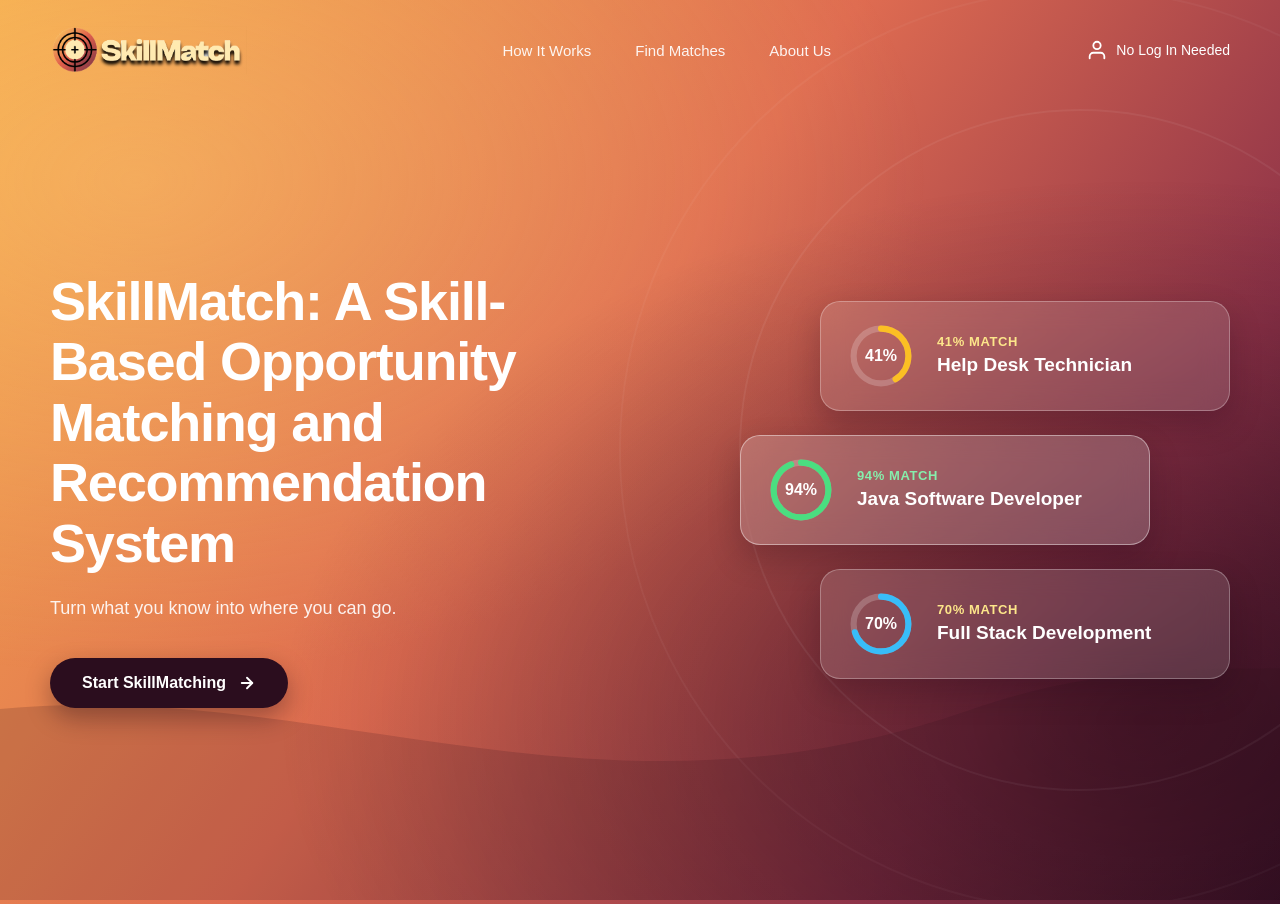
<file: SkillMatch/target/classes/web/index.html>
<!DOCTYPE html>
<html lang="en">
<head>
  <meta charset="UTF-8" />
  <meta name="viewport" content="width=device-width, initial-scale=1.0" />
  <title>SkillMatch</title>
  <link rel="icon" type="image/png" href="images/logo.png" />
  <link rel="stylesheet" href="style.css" />
</head>
<body>

  <!-- Background Vector Graphics -->
  <svg class="bg-graphics" aria-hidden="true" viewBox="0 0 1440 900" preserveAspectRatio="xMidYMid slice">
    <defs>
      <radialGradient id="glow1" cx="15%" cy="20%" r="55%">
        <stop offset="0%" stop-color="#FFD17A" stop-opacity="0.35" />
        <stop offset="100%" stop-color="#FFD17A" stop-opacity="0" />
      </radialGradient>
      <radialGradient id="glow2" cx="85%" cy="80%" r="60%">
        <stop offset="0%" stop-color="#220716" stop-opacity="0.55" />
        <stop offset="100%" stop-color="#220716" stop-opacity="0" />
      </radialGradient>
    </defs>
    <rect width="1440" height="900" fill="url(#glow1)" />
    <rect width="1440" height="900" fill="url(#glow2)" />
    <circle cx="1160" cy="450" r="340" fill="none" stroke="rgba(255,255,255,0.06)" stroke-width="2" />
    <circle cx="1160" cy="450" r="460" fill="none" stroke="rgba(255,255,255,0.04)" stroke-width="2" />
    <path d="M-80,740 C320,620 620,860 1050,710 C1250,640 1380,690 1520,650 L1520,920 L-80,920 Z" fill="rgba(43, 13, 30, 0.16)" />
  </svg>

  <!-- Header -->
  <header>
    <a href="index.html" class="brand">
      <div class="logo-wrap">
        <img src="images/logo-with-name.png" alt="SkillMatch">
      </div>
    </a>

    <nav>
      <a href="how-it-works.html">How It Works</a>
      <a href="upload.html">Find Matches</a>
      <a href="about-us.html">About Us</a>
    </nav>

    <div class="login-status">
      <svg viewBox="0 0 24 24" fill="none" stroke="currentColor" stroke-width="2" stroke-linecap="round" stroke-linejoin="round">
        <path d="M20 21v-2a4 4 0 0 0-4-4H8a4 4 0 0 0-4 4v2"></path>
        <circle cx="12" cy="7" r="4"></circle>
      </svg>
      <span>No Log In Needed</span>
    </div>
  </header>

  <!-- Main Hero Content -->
  <main class="hero">
    <div class="hero-left">
      <h1>
        SkillMatch: A Skill-<br />
        Based Opportunity<br />
        Matching and<br />
        Recommendation<br />
        System
      </h1>
      <p>Turn what you know into where you can go.</p>
      <a href="upload.html" class="cta-btn">
        Start SkillMatching
        <svg width="18" height="18" viewBox="0 0 24 24" fill="none" stroke="currentColor" stroke-width="2.5" stroke-linecap="round" stroke-linejoin="round">
          <line x1="5" y1="12" x2="19" y2="12"></line>
          <polyline points="12 5 19 12 12 19"></polyline>
        </svg>
      </a>
    </div>

    <!-- Preview Match Cards -->
    <div class="hero-right">
      <!-- Card 1: 41% Match -->
      <div class="match-card card-top">
        <div class="ring-box">
          <svg viewBox="0 0 72 72">
            <circle class="ring-bg" cx="36" cy="36" r="29"></circle>
            <circle class="ring-fill" cx="36" cy="36" r="29" stroke="#FBBF24" stroke-dasharray="182.2" stroke-dashoffset="107.5"></circle>
          </svg>
          <span class="ring-text">41%</span>
        </div>
        <div class="card-info">
          <span class="match-label">41% Match</span>
          <span class="job-title">Help Desk Technician</span>
        </div>
      </div>

      <!-- Card 2: 94% Match -->
      <div class="match-card card-middle">
        <div class="ring-box">
          <svg viewBox="0 0 72 72">
            <circle class="ring-bg" cx="36" cy="36" r="29"></circle>
            <circle class="ring-fill" cx="36" cy="36" r="29" stroke="#4ADE80" stroke-dasharray="182.2" stroke-dashoffset="10.9"></circle>
          </svg>
          <span class="ring-text">94%</span>
        </div>
        <div class="card-info">
          <span class="match-label">94% Match</span>
          <span class="job-title">Java Software Developer</span>
        </div>
      </div>

      <!-- Card 3: 70% Match -->
      <div class="match-card card-bottom">
        <div class="ring-box">
          <svg viewBox="0 0 72 72">
            <circle class="ring-bg" cx="36" cy="36" r="29"></circle>
            <circle class="ring-fill" cx="36" cy="36" r="29" stroke="#38BDF8" stroke-dasharray="182.2" stroke-dashoffset="54.7"></circle>
          </svg>
          <span class="ring-text">70%</span>
        </div>
        <div class="card-info">
          <span class="match-label">70% Match</span>
          <span class="job-title">Full Stack Development</span>
        </div>
      </div>
    </div>
  </main>


  <script>
    // Removes the white background from the header logo.
    // If the browser blocks canvas access, the original logo is kept.
    window.addEventListener('DOMContentLoaded', () => {
      const img = document.getElementById('headerLogoImg');
      if (!img) return;
      const temp = new Image();
      temp.onload = function () {
        try {
          const canvas = document.createElement('canvas');
          const ctx = canvas.getContext('2d');
          canvas.width = temp.width;
          canvas.height = temp.height;
          ctx.drawImage(temp, 0, 0);
          const imgData = ctx.getImageData(0, 0, canvas.width, canvas.height);
          for (let i = 0; i < imgData.data.length; i += 4) {
            if (imgData.data[i] > 235 && imgData.data[i+1] > 235 && imgData.data[i+2] > 235) {
              imgData.data[i + 3] = 0;
            }
          }
          ctx.putImageData(imgData, 0, 0);
          img.src = canvas.toDataURL('image/png');
        } catch (e) { /* keep original logo */ }
      };
      temp.src = img.src;
    });
  </script>
</body>
</html>
</file>
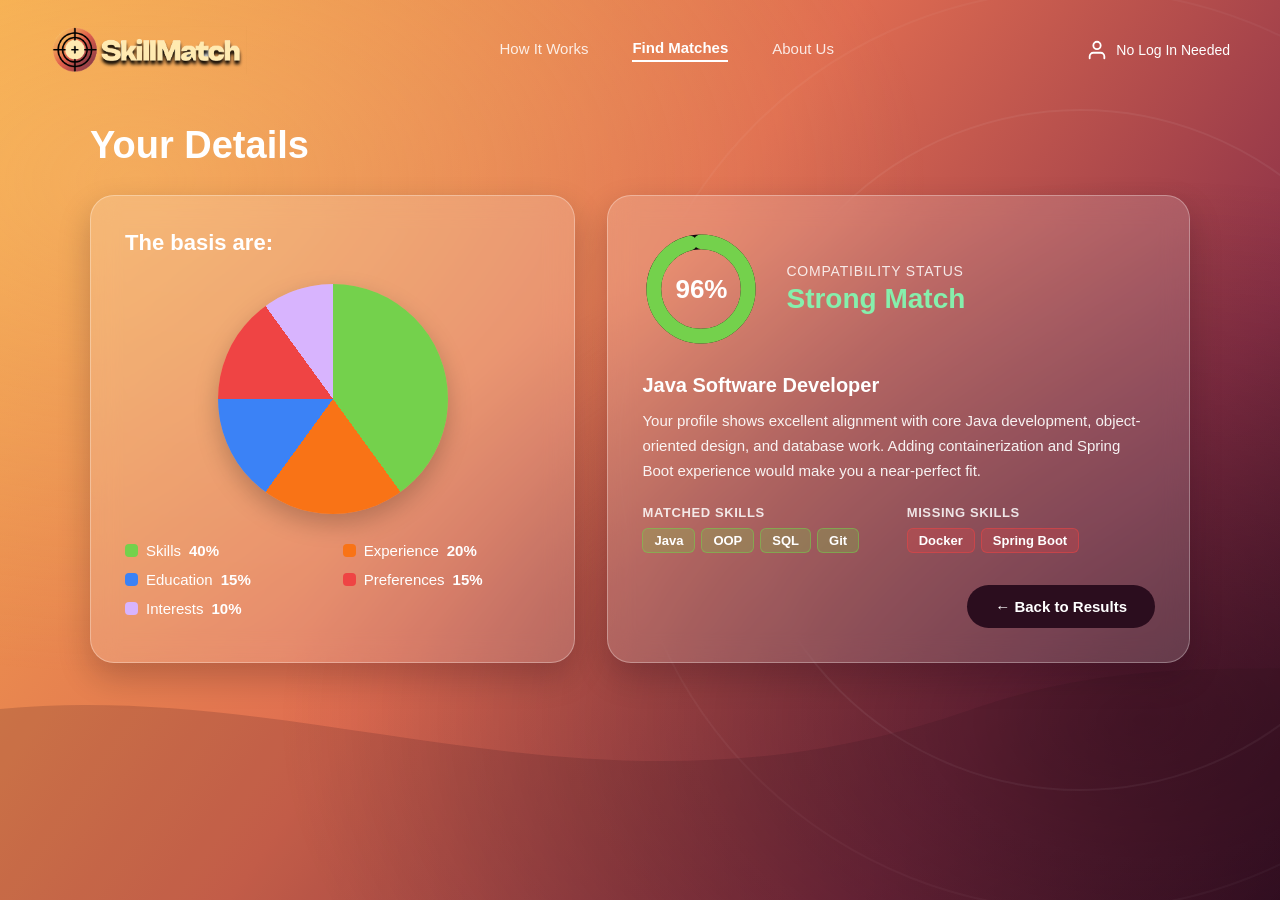
<file: SkillMatch/target/classes/web/analysis.html>
<!DOCTYPE html>
<html lang="en">
<head>
  <meta charset="UTF-8" />
  <meta name="viewport" content="width=device-width, initial-scale=1.0" />
  <title>SkillMatch - Your Details</title>
  <link rel="icon" type="image/png" href="images/logo.png" />
  <link rel="stylesheet" href="analysis.css" />
</head>
<body>

  <!-- Background Vector Graphics -->
  <svg class="bg-graphics" aria-hidden="true" viewBox="0 0 1440 900" preserveAspectRatio="xMidYMid slice">
    <defs>
      <radialGradient id="glow1" cx="15%" cy="20%" r="55%">
        <stop offset="0%" stop-color="#FFD17A" stop-opacity="0.35" />
        <stop offset="100%" stop-color="#FFD17A" stop-opacity="0" />
      </radialGradient>
      <radialGradient id="glow2" cx="85%" cy="80%" r="60%">
        <stop offset="0%" stop-color="#220716" stop-opacity="0.55" />
        <stop offset="100%" stop-color="#220716" stop-opacity="0" />
      </radialGradient>
    </defs>
    <rect width="1440" height="900" fill="url(#glow1)" />
    <rect width="1440" height="900" fill="url(#glow2)" />
    <circle cx="1160" cy="450" r="340" fill="none" stroke="rgba(255,255,255,0.06)" stroke-width="2" />
    <circle cx="1160" cy="450" r="460" fill="none" stroke="rgba(255,255,255,0.04)" stroke-width="2" />
    <path d="M-80,740 C320,620 620,860 1050,710 C1250,640 1380,690 1520,650 L1520,920 L-80,920 Z" fill="rgba(43, 13, 30, 0.16)" />
  </svg>

  <!-- Header -->
  <header>
    <a href="index.html" class="brand">
      <div class="logo-wrap" id="logoContainer">
        <img id="headerLogoImg" src="images/logo-with-name.png" alt="SkillMatch Logo">
      </div>
    </a>

    <nav>
      <a href="how-it-works.html">How It Works</a>
      <a href="upload.html" class="active">Find Matches</a>
      <a href="about-us.html">About Us</a>
    </nav>

    <div class="login-status">
      <svg viewBox="0 0 24 24" fill="none" stroke="currentColor" stroke-width="2" stroke-linecap="round" stroke-linejoin="round">
        <path d="M20 21v-2a4 4 0 0 0-4-4H8a4 4 0 0 0-4 4v2"></path>
        <circle cx="12" cy="7" r="4"></circle>
      </svg>
      <span>No Log In Needed</span>
    </div>
  </header>

  <!-- Main Analysis Container -->
  <main class="container">
    <h1 class="page-title">Your Details</h1>

    <div class="details-layout">
      <!-- Left Column: Weighted Criteria Pie Chart -->
      <div class="basis-panel">
        <h2>The basis are:</h2>

        <div class="pie-wrapper">
          <div class="pie-chart"></div>
          <ul class="pie-legend">
            <li><span class="dot skills"></span> Skills <strong>40%</strong></li>
            <li><span class="dot experience"></span> Experience <strong>20%</strong></li>
            <li><span class="dot education"></span> Education <strong>15%</strong></li>
            <li><span class="dot preferences"></span> Preferences <strong>15%</strong></li>
            <li><span class="dot interests"></span> Interests <strong>10%</strong></li>
          </ul>
        </div>
      </div>

      <!-- Right Column: Score Donut Ring & Recommendation Rationale -->
      <div class="analysis-panel">
        <div class="score-header">
          <!-- Thick Green/Black Donut Ring matching Page 7 -->
          <div class="donut-box">
            <svg viewBox="0 0 120 120">
              <circle class="donut-bg" cx="60" cy="60" r="48"></circle>
              <circle class="donut-fill" cx="60" cy="60" r="48" stroke-dasharray="301.6" stroke-dashoffset="90.5" id="donutFill"></circle>
            </svg>
            <span class="donut-text" id="scoreText">70%</span>
          </div>

          <div class="status-info">
            <span class="compat-heading">Compatibility Status</span>
            <div class="compat-value" id="statusText">Good Match</div>
          </div>
        </div>

        <div class="rationale-box">
          <h3 id="jobTitle">Full Stack Web Developer</h3>
          <p id="rationale"></p>
          <div class="skills-split">
            <div>
              <h4>Matched Skills</h4>
              <span id="matchedChips"></span>
            </div>
            <div>
              <h4>Missing Skills</h4>
              <span id="missingChips"></span>
            </div>
          </div>
        </div>

        <div id="stepsBox"><h4 class="steps-title">Recommended next steps</h4><ul id="steps"></ul></div>
        <div class="panel-footer">
          <a href="matches.html" class="back-btn">&larr; Back to Results</a>
        </div>
      </div>
    </div>
  </main>


  <script>
    // Placeholder results. Replace with the output of the Java matching backend.
    // Missing-skill tallies match the Skill Gaps page (Docker 4/5, Spring Boot 3/5, Cloud 3/5, CI/CD 2/5, TypeScript 2/5).
    const JOBS = {
      1: { title: 'Java Software Developer', score: 96,
           matched: ['Java', 'OOP', 'SQL', 'Git'], missing: ['Docker', 'Spring Boot'],
           text: 'Your profile shows excellent alignment with core Java development, object-oriented design, and database work. Adding containerization and Spring Boot experience would make you a near-perfect fit.' },
      2: { title: 'Backend Java Engineer', score: 82,
           matched: ['Java', 'SQL', 'Git'], missing: ['Docker', 'Spring Boot', 'Cloud Fundamentals'],
           text: 'Your Java and database foundation fits backend work well. Gaining hands-on Spring Boot, Docker, and cloud experience is the main thing separating you from the top of this role.' },
      3: { title: 'Software Engineering Intern', score: 77,
           matched: ['Java', 'OOP', 'Git', 'SQL'], missing: ['Spring Boot', 'Cloud Fundamentals', 'CI/CD'],
           text: 'Your academic projects and programming fundamentals suit an internship well. Learning Spring Boot, cloud basics, and CI/CD would lift you into the Strong Match tier (80% and above).' },
      4: { title: 'Full Stack Web Developer', score: 70,
           matched: ['Java', 'HTML/CSS', 'SQL'], missing: ['Docker', 'REST APIs', 'Cloud Fundamentals', 'TypeScript'],
           text: 'Your profile demonstrates strong alignment in core programming fundamentals, web development coursework, and academic project experience. Strengthening your cloud deployment and containerization skills will elevate your match score into the Strong Match tier (80% and above).' },
      5: { title: 'Junior QA Automation Tester', score: 70,
           matched: ['Java', 'SQL', 'Git'], missing: ['Docker', 'CI/CD', 'TypeScript'],
           text: 'Your Java and testing-friendly coursework give you a solid base for QA automation. Adding CI/CD pipeline experience and TypeScript-based test tooling would raise your match score.' }
    };

    const rank = Number(new URLSearchParams(location.search).get('rank'));
    const saved = JSON.parse(sessionStorage.getItem('skillmatch.result') || 'null');
    const sr = saved && saved.results && saved.results[rank - 1];
    const job = sr ? { title: sr.title, score: sr.score, matched: sr.matched, missing: sr.missing, text: sr.explanation, steps: sr.training } : (JOBS[rank] || JOBS[1]);
    const CIRCUMFERENCE = 301.6; // 2 * PI * r (r = 48)

    document.getElementById('jobTitle').textContent = job.title;
    document.getElementById('scoreText').textContent = job.score + '%';
    document.getElementById('donutFill').setAttribute('stroke-dashoffset', (CIRCUMFERENCE * (1 - job.score / 100)).toFixed(1));
    const strong = job.score >= 80;
    const status = document.getElementById('statusText');
    status.textContent = strong ? 'Strong Match' : 'Good Match';
    status.classList.toggle('good', !strong);
    document.getElementById('rationale').textContent = job.text;

    function chips(id, items, cls) {
      const box = document.getElementById(id);
      items.forEach(s => {
        const el = document.createElement('span');
        el.className = 'skill-chip ' + cls;
        el.textContent = s;
        box.appendChild(el);
      });
    }
    chips('matchedChips', job.matched, 'matched');
    chips('missingChips', job.missing, 'missing');
    const steps = document.getElementById('steps');
    (job.steps || []).forEach(t => { const li = document.createElement('li'); li.textContent = t; steps.appendChild(li); });
    if (!(job.steps || []).length) document.getElementById('stepsBox').style.display = 'none';
  </script>

  <script>
    // Removes the white background from the header logo.
    // If the browser blocks canvas access, the original logo is kept.
    window.addEventListener('DOMContentLoaded', () => {
      const img = document.getElementById('headerLogoImg');
      if (!img) return;
      const temp = new Image();
      temp.onload = function () {
        try {
          const canvas = document.createElement('canvas');
          const ctx = canvas.getContext('2d');
          canvas.width = temp.width;
          canvas.height = temp.height;
          ctx.drawImage(temp, 0, 0);
          const imgData = ctx.getImageData(0, 0, canvas.width, canvas.height);
          for (let i = 0; i < imgData.data.length; i += 4) {
            if (imgData.data[i] > 235 && imgData.data[i+1] > 235 && imgData.data[i+2] > 235) {
              imgData.data[i + 3] = 0;
            }
          }
          ctx.putImageData(imgData, 0, 0);
          img.src = canvas.toDataURL('image/png');
        } catch (e) { /* keep original logo */ }
      };
      temp.src = img.src;
    });
  </script>
</body>
</html>
</file>
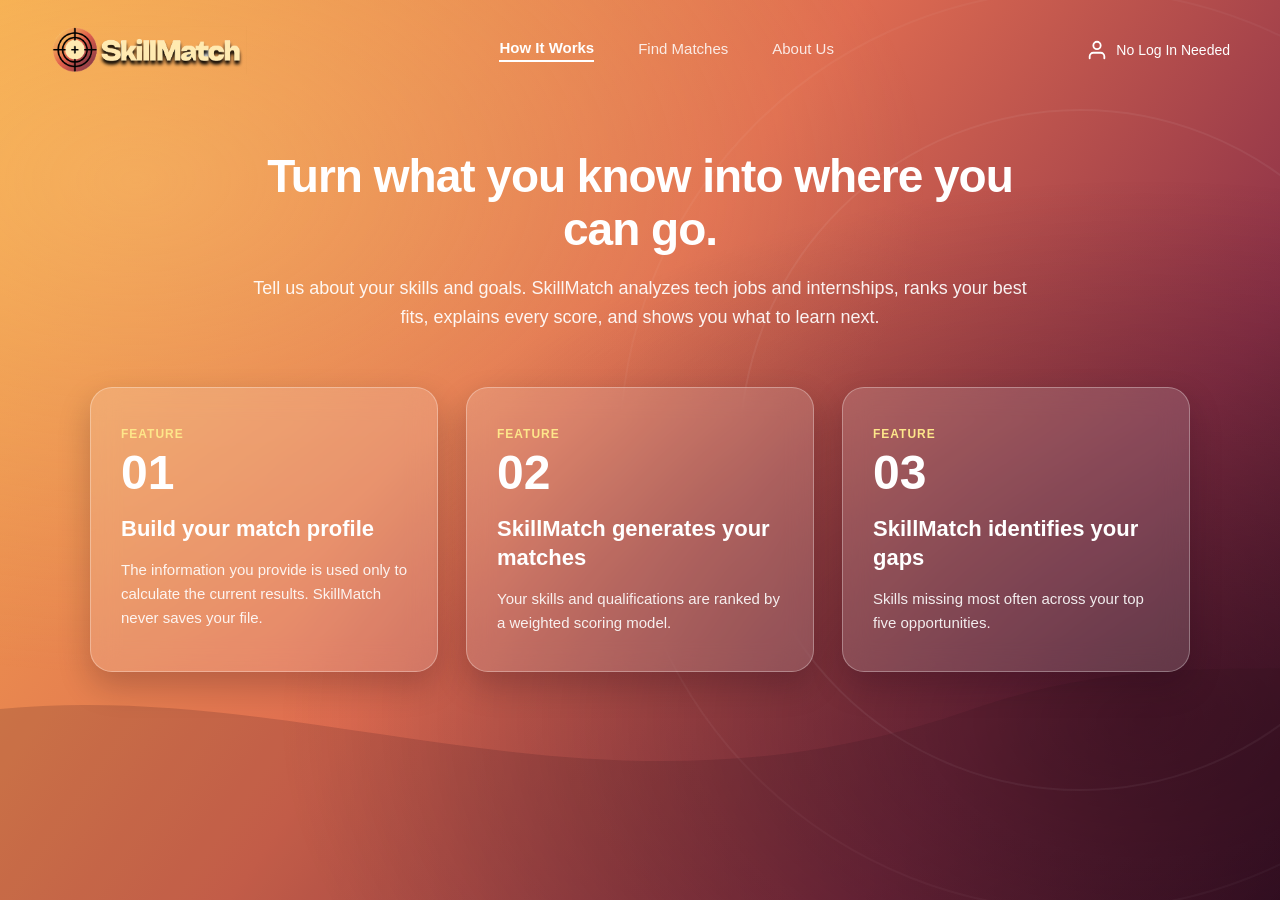
<file: SkillMatch/target/classes/web/how-it-works.html>
<!DOCTYPE html>
<html lang="en">
<head>
  <meta charset="UTF-8" />
  <meta name="viewport" content="width=device-width, initial-scale=1.0" />
  <title>SkillMatch - How It Works</title>
  <link rel="icon" type="image/png" href="images/logo.png" />
  <link rel="stylesheet" href="how-it-works.css" />
</head>
<body>

  <!-- Background Vector Graphics -->
  <svg class="bg-graphics" aria-hidden="true" viewBox="0 0 1440 900" preserveAspectRatio="xMidYMid slice">
    <defs>
      <radialGradient id="glow1" cx="15%" cy="20%" r="55%">
        <stop offset="0%" stop-color="#FFD17A" stop-opacity="0.35" />
        <stop offset="100%" stop-color="#FFD17A" stop-opacity="0" />
      </radialGradient>
      <radialGradient id="glow2" cx="85%" cy="80%" r="60%">
        <stop offset="0%" stop-color="#220716" stop-opacity="0.55" />
        <stop offset="100%" stop-color="#220716" stop-opacity="0" />
      </radialGradient>
    </defs>
    <rect width="1440" height="900" fill="url(#glow1)" />
    <rect width="1440" height="900" fill="url(#glow2)" />
    <circle cx="1160" cy="450" r="340" fill="none" stroke="rgba(255,255,255,0.06)" stroke-width="2" />
    <circle cx="1160" cy="450" r="460" fill="none" stroke="rgba(255,255,255,0.04)" stroke-width="2" />
    <path d="M-80,740 C320,620 620,860 1050,710 C1250,640 1380,690 1520,650 L1520,920 L-80,920 Z" fill="rgba(43, 13, 30, 0.16)" />
  </svg>

  <!-- Header -->
  <header>
    <a href="index.html" class="brand">
      <div class="logo-wrap" id="logoContainer">
        <img id="headerLogoImg" src="images/logo-with-name.png" alt="SkillMatch Logo">
      </div>
    </a>

    <nav>
      <a href="how-it-works.html" class="active">How It Works</a>
      <a href="upload.html">Find Matches</a>
      <a href="about-us.html">About Us</a>
    </nav>

    <div class="login-status">
      <svg viewBox="0 0 24 24" fill="none" stroke="currentColor" stroke-width="2" stroke-linecap="round" stroke-linejoin="round">
        <path d="M20 21v-2a4 4 0 0 0-4-4H8a4 4 0 0 0-4 4v2"></path>
        <circle cx="12" cy="7" r="4"></circle>
      </svg>
      <span>No Log In Needed</span>
    </div>
  </header>

  <!-- Main Content -->
  <main class="container">
    <div class="intro-header">
      <h1>Turn what you know into where you can go.</h1>
      <p>
        Tell us about your skills and goals. SkillMatch analyzes tech jobs and internships, ranks your best fits,
        explains every score, and shows you what to learn next.
      </p>
    </div>

    <div class="features-grid">
      <!-- Feature 01 -->
      <div class="feature-card">
        <span class="feature-tag">Feature</span>
        <div class="feature-number">01</div>
        <h2>Build your match profile</h2>
        <p>
          The information you provide is used only to calculate the current results. SkillMatch never saves your file.
        </p>
      </div>

      <!-- Feature 02 -->
      <div class="feature-card">
        <span class="feature-tag">Feature</span>
        <div class="feature-number">02</div>
        <h2>SkillMatch generates your matches</h2>
        <p>
          Your skills and qualifications are ranked by a weighted scoring model.
        </p>
      </div>

      <!-- Feature 03 -->
      <div class="feature-card">
        <span class="feature-tag">Feature</span>
        <div class="feature-number">03</div>
        <h2>SkillMatch identifies your gaps</h2>
        <p>
          Skills missing most often across your top five opportunities.
        </p>
      </div>
    </div>
  </main>


  <script>
    // Removes the white background from the header logo.
    // If the browser blocks canvas access, the original logo is kept.
    window.addEventListener('DOMContentLoaded', () => {
      const img = document.getElementById('headerLogoImg');
      if (!img) return;
      const temp = new Image();
      temp.onload = function () {
        try {
          const canvas = document.createElement('canvas');
          const ctx = canvas.getContext('2d');
          canvas.width = temp.width;
          canvas.height = temp.height;
          ctx.drawImage(temp, 0, 0);
          const imgData = ctx.getImageData(0, 0, canvas.width, canvas.height);
          for (let i = 0; i < imgData.data.length; i += 4) {
            if (imgData.data[i] > 235 && imgData.data[i+1] > 235 && imgData.data[i+2] > 235) {
              imgData.data[i + 3] = 0;
            }
          }
          ctx.putImageData(imgData, 0, 0);
          img.src = canvas.toDataURL('image/png');
        } catch (e) { /* keep original logo */ }
      };
      temp.src = img.src;
    });
  </script>
</body>
</html>
</file>
<file: SkillMatch/target/classes/web/style.css>
* {
  margin: 0;
  padding: 0;
  box-sizing: border-box;
  font-family: -apple-system, BlinkMacSystemFont, "Segoe UI", Roboto, Helvetica, Arial, sans-serif;
}

body {
  min-height: 100vh;
  background: linear-gradient(125deg, #F5AA4C 0%, #DF6C51 45%, #8D3248 78%, #3B1228 100%);
  color: #ffffff;
  overflow-x: hidden;
  position: relative;
}

/* Subtle background wave graphics */
.bg-graphics {
  position: fixed;
  inset: 0;
  width: 100%;
  height: 100%;
  pointer-events: none;
  z-index: 0;
}

/* Navigation Bar */
header {
  position: relative;
  z-index: 10;
  max-width: 1320px;
  margin: 0 auto;
  padding: 26px 50px;
  display: flex;
  align-items: center;
  justify-content: space-between;
}

.brand {
  display: flex;
  align-items: center;
  gap: 12px;
  text-decoration: none;
  color: #ffffff;
}

.logo-wrap {
  height: 48px;
  cursor: pointer;
  display: flex;
  align-items: center;
  justify-content: center;
}

.logo-wrap img {
  height: 100%;
  max-width: 220px;
  object-fit: contain;
  display: block;
}

.brand-name {
  font-size: 24px;
  font-weight: 800;
  letter-spacing: -0.5px;
}

nav {
  display: flex;
  align-items: center;
  gap: 44px;
}

nav a {
  color: #ffffff;
  text-decoration: none;
  font-size: 15px;
  font-weight: 500;
  opacity: 0.92;
  transition: opacity 0.2s;
}

nav a:hover {
  opacity: 1;
}

.login-status {
  display: flex;
  align-items: center;
  gap: 8px;
  font-size: 14px;
  font-weight: 500;
  color: #ffffff;
}

.login-status svg {
  width: 22px;
  height: 22px;
}

/* Hero Section */
.hero {
  position: relative;
  z-index: 10;
  max-width: 1320px;
  margin: 0 auto;
  padding: 45px 50px 70px;
  display: flex;
  align-items: center;
  justify-content: space-between;
  gap: 40px;
  min-height: calc(100vh - 96px);
}

.hero-left {
  max-width: 560px;
}

.hero-left h1 {
  font-size: 54px;
  font-weight: 800;
  line-height: 1.12;
  letter-spacing: -1.2px;
  margin-bottom: 22px;
  color: #ffffff;
}

.hero-left p {
  font-size: 18px;
  font-weight: 400;
  color: rgba(255, 255, 255, 0.9);
  margin-bottom: 36px;
  line-height: 1.5;
}

.cta-btn {
  display: inline-flex;
  align-items: center;
  gap: 12px;
  background-color: #2B0D1E;
  color: #ffffff;
  text-decoration: none;
  font-size: 16px;
  font-weight: 600;
  padding: 16px 32px;
  border-radius: 50px;
  box-shadow: 0 10px 25px rgba(28, 8, 19, 0.35);
  transition: transform 0.2s, background-color 0.2s;
}

.cta-btn:hover {
  background-color: #3a1228;
  transform: translateY(-2px);
}

/* Right Side Staggered Match Cards */
.hero-right {
  display: flex;
  flex-direction: column;
  gap: 24px;
  width: 490px;
}

.match-card {
  background: rgba(255, 255, 255, 0.14);
  backdrop-filter: blur(14px);
  -webkit-backdrop-filter: blur(14px);
  border: 1px solid rgba(255, 255, 255, 0.28);
  border-radius: 20px;
  padding: 20px 26px;
  display: flex;
  align-items: center;
  gap: 22px;
  width: 410px;
  box-shadow: 0 14px 32px rgba(24, 6, 16, 0.22);
  transition: transform 0.25s ease;
}

.match-card:hover {
  transform: translateY(-3px);
}

/* Stagger alignment matching Page 1 */
.card-top {
  align-self: flex-end;
}

.card-middle {
  align-self: flex-start;
  background: rgba(255, 255, 255, 0.2);
  border-color: rgba(255, 255, 255, 0.42);
}

.card-bottom {
  align-self: flex-end;
}

/* Circular Match Ring */
.ring-box {
  position: relative;
  width: 68px;
  height: 68px;
  flex-shrink: 0;
}

.ring-box svg {
  width: 68px;
  height: 68px;
  transform: rotate(-90deg);
}

.ring-bg {
  fill: none;
  stroke: rgba(255, 255, 255, 0.2);
  stroke-width: 6.5;
}

.ring-fill {
  fill: none;
  stroke-width: 6.5;
  stroke-linecap: round;
}

.ring-text {
  position: absolute;
  inset: 0;
  display: flex;
  align-items: center;
  justify-content: center;
  font-size: 16px;
  font-weight: 800;
  color: #ffffff;
}

.card-info {
  display: flex;
  flex-direction: column;
  gap: 4px;
}

.match-label {
  font-size: 13px;
  font-weight: 700;
  text-transform: uppercase;
  letter-spacing: 0.6px;
  color: #FDE68A;
}

.card-middle .match-label {
  color: #86EFAC;
}

.job-title {
  font-size: 19px;
  font-weight: 700;
  color: #ffffff;
  line-height: 1.25;
}

#logoFileInput {
  display: none;
}

/* Responsive adjustments */
@media (max-width: 1024px) {
  .hero {
    flex-direction: column;
    text-align: center;
    padding-top: 30px;
  }

  .hero-right {
    width: 100%;
    max-width: 460px;
    margin-top: 20px;
  }

  .match-card {
    width: 100%;
  }
}

@media (max-width: 768px) {
  header {
    padding: 20px 24px;
    flex-wrap: wrap;
    gap: 16px;
  }

  nav {
    gap: 20px;
    order: 3;
    width: 100%;
    justify-content: center;
  }

  .hero {
    padding: 24px;
  }

  .hero-left h1 {
    font-size: 38px;
  }
}
</file>
<file: SkillMatch/target/classes/web/analysis.css>
* {
  margin: 0;
  padding: 0;
  box-sizing: border-box;
  font-family: -apple-system, BlinkMacSystemFont, "Segoe UI", Roboto, Helvetica, Arial, sans-serif;
}

body {
  min-height: 100vh;
  background: linear-gradient(125deg, #F5AA4C 0%, #DF6C51 45%, #8D3248 78%, #3B1228 100%);
  color: #ffffff;
  overflow-x: hidden;
  position: relative;
}

.bg-graphics {
  position: fixed;
  inset: 0;
  width: 100%;
  height: 100%;
  pointer-events: none;
  z-index: 0;
}

header {
  position: relative;
  z-index: 10;
  max-width: 1320px;
  margin: 0 auto;
  padding: 26px 50px;
  display: flex;
  align-items: center;
  justify-content: space-between;
}

.brand {
  display: flex;
  align-items: center;
  text-decoration: none;
}

.logo-wrap {
  height: 48px;
  display: flex;
  align-items: center;
}

.logo-wrap img {
  height: 100%;
  max-width: 220px;
  object-fit: contain;
}

nav {
  display: flex;
  align-items: center;
  gap: 44px;
}

nav a {
  color: #ffffff;
  text-decoration: none;
  font-size: 15px;
  font-weight: 500;
  opacity: 0.85;
  transition: opacity 0.2s;
  padding-bottom: 4px;
}

nav a:hover,
nav a.active {
  opacity: 1;
  font-weight: 700;
  border-bottom: 2px solid #ffffff;
}

.login-status {
  display: flex;
  align-items: center;
  gap: 8px;
  font-size: 14px;
  font-weight: 500;
}

.login-status svg {
  width: 22px;
  height: 22px;
}

.container {
  position: relative;
  z-index: 10;
  max-width: 1200px;
  margin: 0 auto;
  padding: 24px 50px 70px;
}

.page-title {
  font-size: 38px;
  font-weight: 800;
  margin-bottom: 28px;
}

.details-layout {
  display: grid;
  grid-template-columns: 1fr 1.2fr;
  gap: 32px;
  align-items: stretch;
}

.basis-panel,
.analysis-panel {
  background: rgba(255, 255, 255, 0.16);
  backdrop-filter: blur(14px);
  -webkit-backdrop-filter: blur(14px);
  border: 1px solid rgba(255, 255, 255, 0.3);
  border-radius: 24px;
  padding: 34px;
  box-shadow: 0 14px 32px rgba(24, 6, 16, 0.22);
}

.basis-panel h2 {
  font-size: 22px;
  font-weight: 700;
  margin-bottom: 28px;
}

.pie-wrapper {
  display: flex;
  flex-direction: column;
  align-items: center;
  gap: 28px;
}

/* Conic gradient matching Page 7 colors & percentages */
.pie-chart {
  width: 230px;
  height: 230px;
  border-radius: 50%;
  background: conic-gradient(
    #74D14C 0% 40%,       /* Skills 40% */
    #F97316 40% 60%,      /* Experience 20% */
    #3B82F6 60% 75%,      /* Education 15% */
    #EF4444 75% 90%,      /* Preferences 15% */
    #D8B4FE 90% 100%      /* Interests 10% */
  );
  box-shadow: 0 10px 25px rgba(0, 0, 0, 0.22);
}

.pie-legend {
  list-style: none;
  width: 100%;
  display: grid;
  grid-template-columns: repeat(2, 1fr);
  gap: 12px 20px;
}

.pie-legend li {
  display: flex;
  align-items: center;
  gap: 8px;
  font-size: 15px;
}

.dot {
  width: 13px;
  height: 13px;
  border-radius: 4px;
  flex-shrink: 0;
}

.dot.skills { background: #74D14C; }
.dot.experience { background: #F97316; }
.dot.education { background: #3B82F6; }
.dot.interests { background: #D8B4FE; }
.dot.preferences { background: #EF4444; }

/* Right Panel */
.analysis-panel {
  display: flex;
  flex-direction: column;
  justify-content: space-between;
}

.score-header {
  display: flex;
  align-items: center;
  gap: 26px;
  margin-bottom: 26px;
}

.donut-box {
  position: relative;
  width: 118px;
  height: 118px;
  flex-shrink: 0;
}

.donut-box svg {
  width: 118px;
  height: 118px;
  transform: rotate(-90deg);
}

.donut-bg {
  fill: none;
  stroke: #0f0a0d;
  stroke-width: 15;
}

.donut-fill {
  fill: none;
  stroke: #74D14C;
  stroke-width: 15;
  stroke-linecap: round;
}

.donut-text {
  position: absolute;
  inset: 0;
  display: flex;
  align-items: center;
  justify-content: center;
  font-size: 26px;
  font-weight: 800;
  color: #ffffff;
}

.compat-heading {
  font-size: 14px;
  text-transform: uppercase;
  letter-spacing: 0.8px;
  color: rgba(255, 255, 255, 0.85);
}

.compat-value {
  font-size: 28px;
  font-weight: 800;
  color: #86EFAC;
  margin-top: 4px;
}

.rationale-box h3 {
  font-size: 20px;
  font-weight: 700;
  margin-bottom: 12px;
}

.rationale-box p {
  font-size: 15px;
  line-height: 1.65;
  color: rgba(255, 255, 255, 0.92);
  margin-bottom: 22px;
}

.skills-split {
  display: grid;
  grid-template-columns: 1fr 1fr;
  gap: 16px;
  margin-bottom: 26px;
}

.skills-split h4 {
  font-size: 13px;
  text-transform: uppercase;
  letter-spacing: 0.6px;
  margin-bottom: 8px;
  color: rgba(255, 255, 255, 0.85);
}

.skill-chip {
  display: inline-block;
  font-size: 13px;
  font-weight: 600;
  padding: 4px 11px;
  border-radius: 6px;
  margin: 0 6px 6px 0;
}

.skill-chip.matched {
  background: rgba(116, 209, 76, 0.25);
  border: 1px solid rgba(116, 209, 76, 0.5);
}

.skill-chip.missing {
  background: rgba(239, 68, 68, 0.25);
  border: 1px solid rgba(239, 68, 68, 0.5);
}

.panel-footer {
  display: flex;
  justify-content: flex-end;
}

.back-btn {
  display: inline-block;
  background-color: #2B0D1E;
  color: #ffffff;
  text-decoration: none;
  font-size: 15px;
  font-weight: 600;
  padding: 13px 28px;
  border-radius: 50px;
  transition: background-color 0.2s, transform 0.2s;
}

.back-btn:hover {
  background-color: #3e142c;
  transform: translateY(-2px);
}

@media (max-width: 900px) {
  .details-layout {
    grid-template-columns: 1fr;
  }
}

@media (max-width: 768px) {
  header {
    padding: 20px 24px;
    flex-wrap: wrap;
    gap: 16px;
  }

  nav {
    gap: 20px;
    order: 3;
    width: 100%;
    justify-content: center;
  }

  .container {
    padding: 24px;
  }
}

.status-info {
  display: flex;
  flex-direction: column;
  min-width: 0;
}

.compat-value.good { color: #FDE68A; }

#stepsBox { margin-bottom: 22px; }
.steps-title { font-size: 13px; text-transform: uppercase; letter-spacing: 0.6px; margin-bottom: 8px; color: rgba(255,255,255,0.85); }
#steps { padding-left: 18px; font-size: 14px; line-height: 1.6; color: rgba(255,255,255,0.92); }
</file>
<file: SkillMatch/target/classes/web/how-it-works.css>
* {
  margin: 0;
  padding: 0;
  box-sizing: border-box;
  font-family: -apple-system, BlinkMacSystemFont, "Segoe UI", Roboto, Helvetica, Arial, sans-serif;
}

body {
  min-height: 100vh;
  background: linear-gradient(125deg, #F5AA4C 0%, #DF6C51 45%, #8D3248 78%, #3B1228 100%);
  color: #ffffff;
  overflow-x: hidden;
  position: relative;
}

.bg-graphics {
  position: fixed;
  inset: 0;
  width: 100%;
  height: 100%;
  pointer-events: none;
  z-index: 0;
}

header {
  position: relative;
  z-index: 10;
  max-width: 1320px;
  margin: 0 auto;
  padding: 26px 50px;
  display: flex;
  align-items: center;
  justify-content: space-between;
}

.brand {
  display: flex;
  align-items: center;
  text-decoration: none;
}

.logo-wrap {
  height: 48px;
  display: flex;
  align-items: center;
}

.logo-wrap img {
  height: 100%;
  max-width: 220px;
  object-fit: contain;
}

nav {
  display: flex;
  align-items: center;
  gap: 44px;
}

nav a {
  color: #ffffff;
  text-decoration: none;
  font-size: 15px;
  font-weight: 500;
  opacity: 0.85;
  transition: opacity 0.2s;
  padding-bottom: 4px;
}

nav a:hover,
nav a.active {
  opacity: 1;
  font-weight: 700;
  border-bottom: 2px solid #ffffff;
}

.login-status {
  display: flex;
  align-items: center;
  gap: 8px;
  font-size: 14px;
  font-weight: 500;
}

.login-status svg {
  width: 22px;
  height: 22px;
}

.container {
  position: relative;
  z-index: 10;
  max-width: 1200px;
  margin: 0 auto;
  padding: 50px 50px 80px;
  text-align: center;
}

.intro-header {
  max-width: 780px;
  margin: 0 auto 56px;
}

.intro-header h1 {
  font-size: 46px;
  font-weight: 800;
  line-height: 1.15;
  letter-spacing: -1px;
  margin-bottom: 18px;
}

.intro-header p {
  font-size: 18px;
  line-height: 1.6;
  color: rgba(255, 255, 255, 0.92);
}

.features-grid {
  display: grid;
  grid-template-columns: repeat(3, 1fr);
  gap: 28px;
  text-align: left;
}

.feature-card {
  background: rgba(255, 255, 255, 0.15);
  backdrop-filter: blur(14px);
  -webkit-backdrop-filter: blur(14px);
  border: 1px solid rgba(255, 255, 255, 0.3);
  border-radius: 22px;
  padding: 36px 30px;
  box-shadow: 0 14px 32px rgba(24, 6, 16, 0.22);
  transition: transform 0.25s ease;
}

.feature-card:hover {
  transform: translateY(-4px);
}

.feature-tag {
  display: inline-block;
  font-size: 12px;
  font-weight: 700;
  text-transform: uppercase;
  letter-spacing: 1px;
  color: #FDE68A;
  margin-bottom: 8px;
}

.feature-number {
  font-size: 48px;
  font-weight: 800;
  line-height: 1;
  margin-bottom: 18px;
  color: #ffffff;
}

.feature-card h2 {
  font-size: 22px;
  font-weight: 700;
  margin-bottom: 14px;
  line-height: 1.3;
}

.feature-card p {
  font-size: 15px;
  line-height: 1.6;
  color: rgba(255, 255, 255, 0.9);
}

@media (max-width: 960px) {
  .features-grid {
    grid-template-columns: 1fr;
  }
}

@media (max-width: 768px) {
  header {
    padding: 20px 24px;
    flex-wrap: wrap;
    gap: 16px;
  }

  nav {
    gap: 20px;
    order: 3;
    width: 100%;
    justify-content: center;
  }

  .container {
    padding: 30px 24px;
  }

  .intro-header h1 {
    font-size: 34px;
  }
}
</file>
